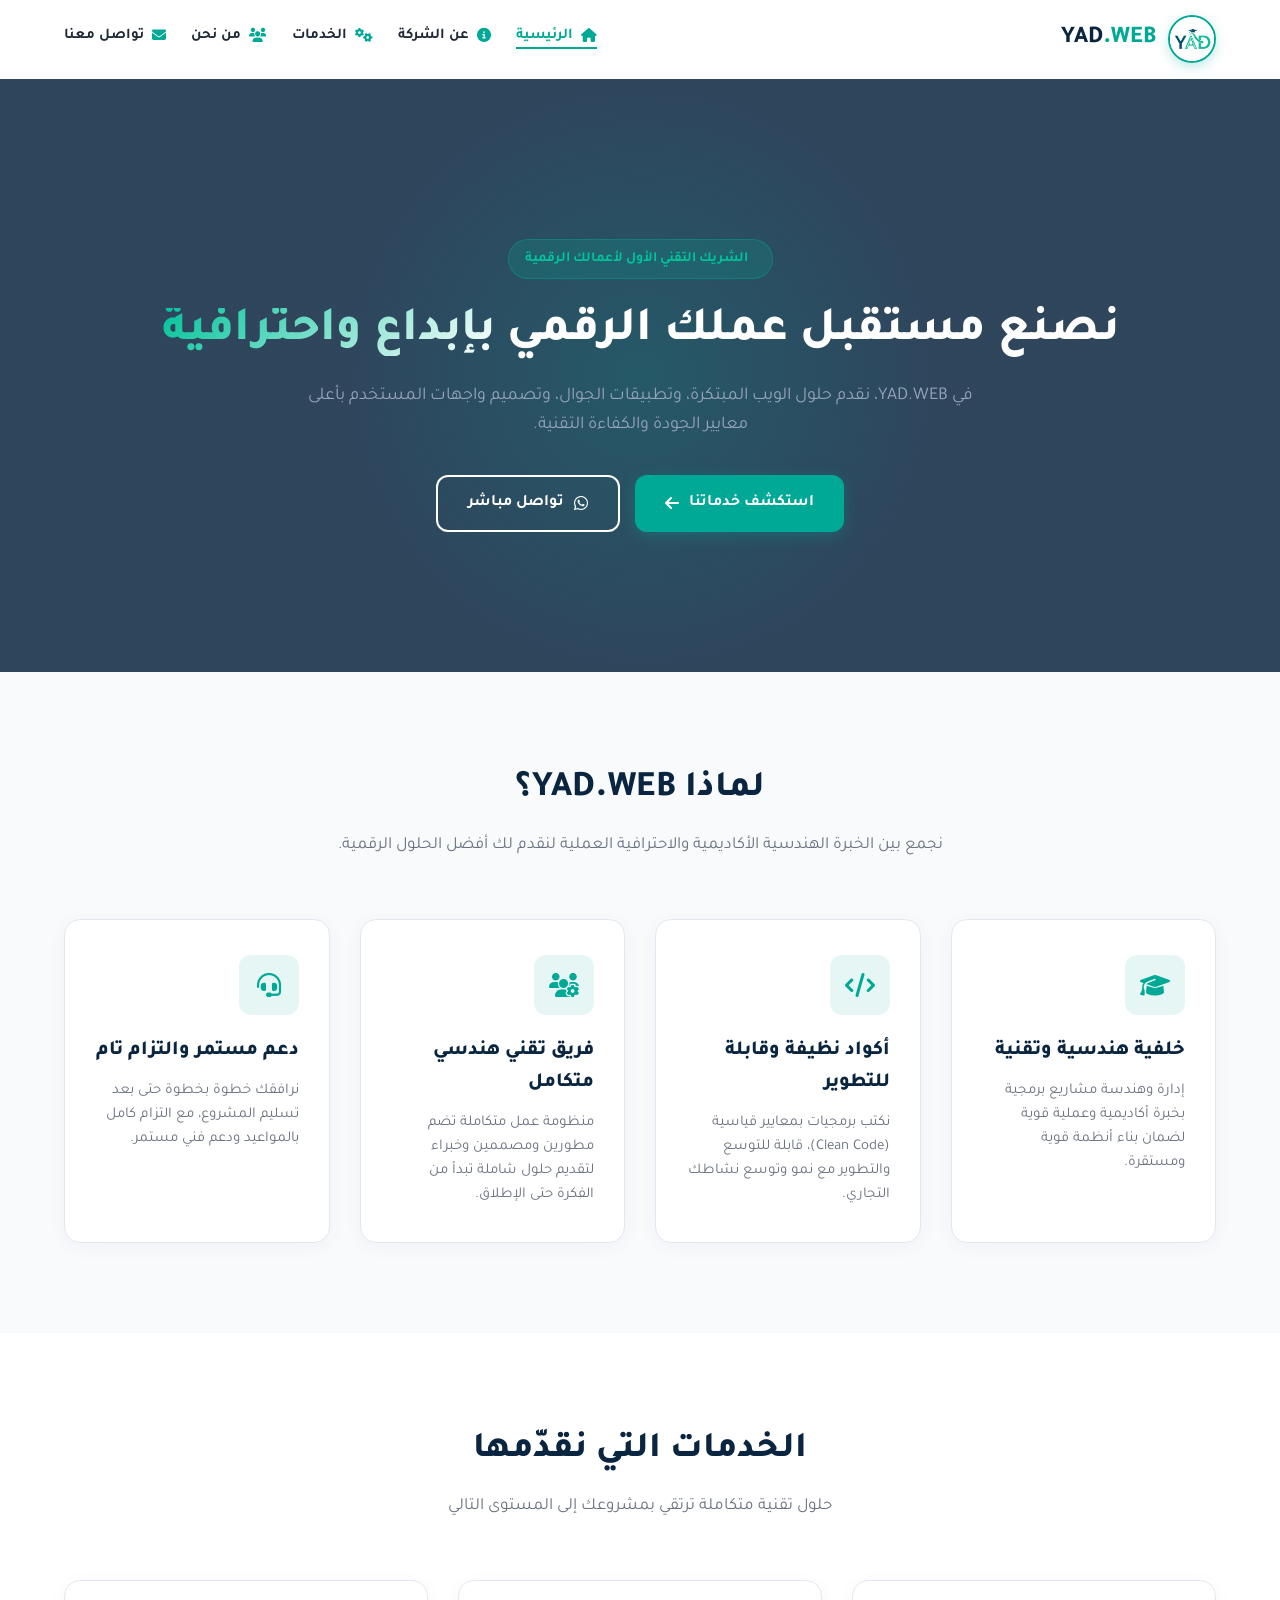
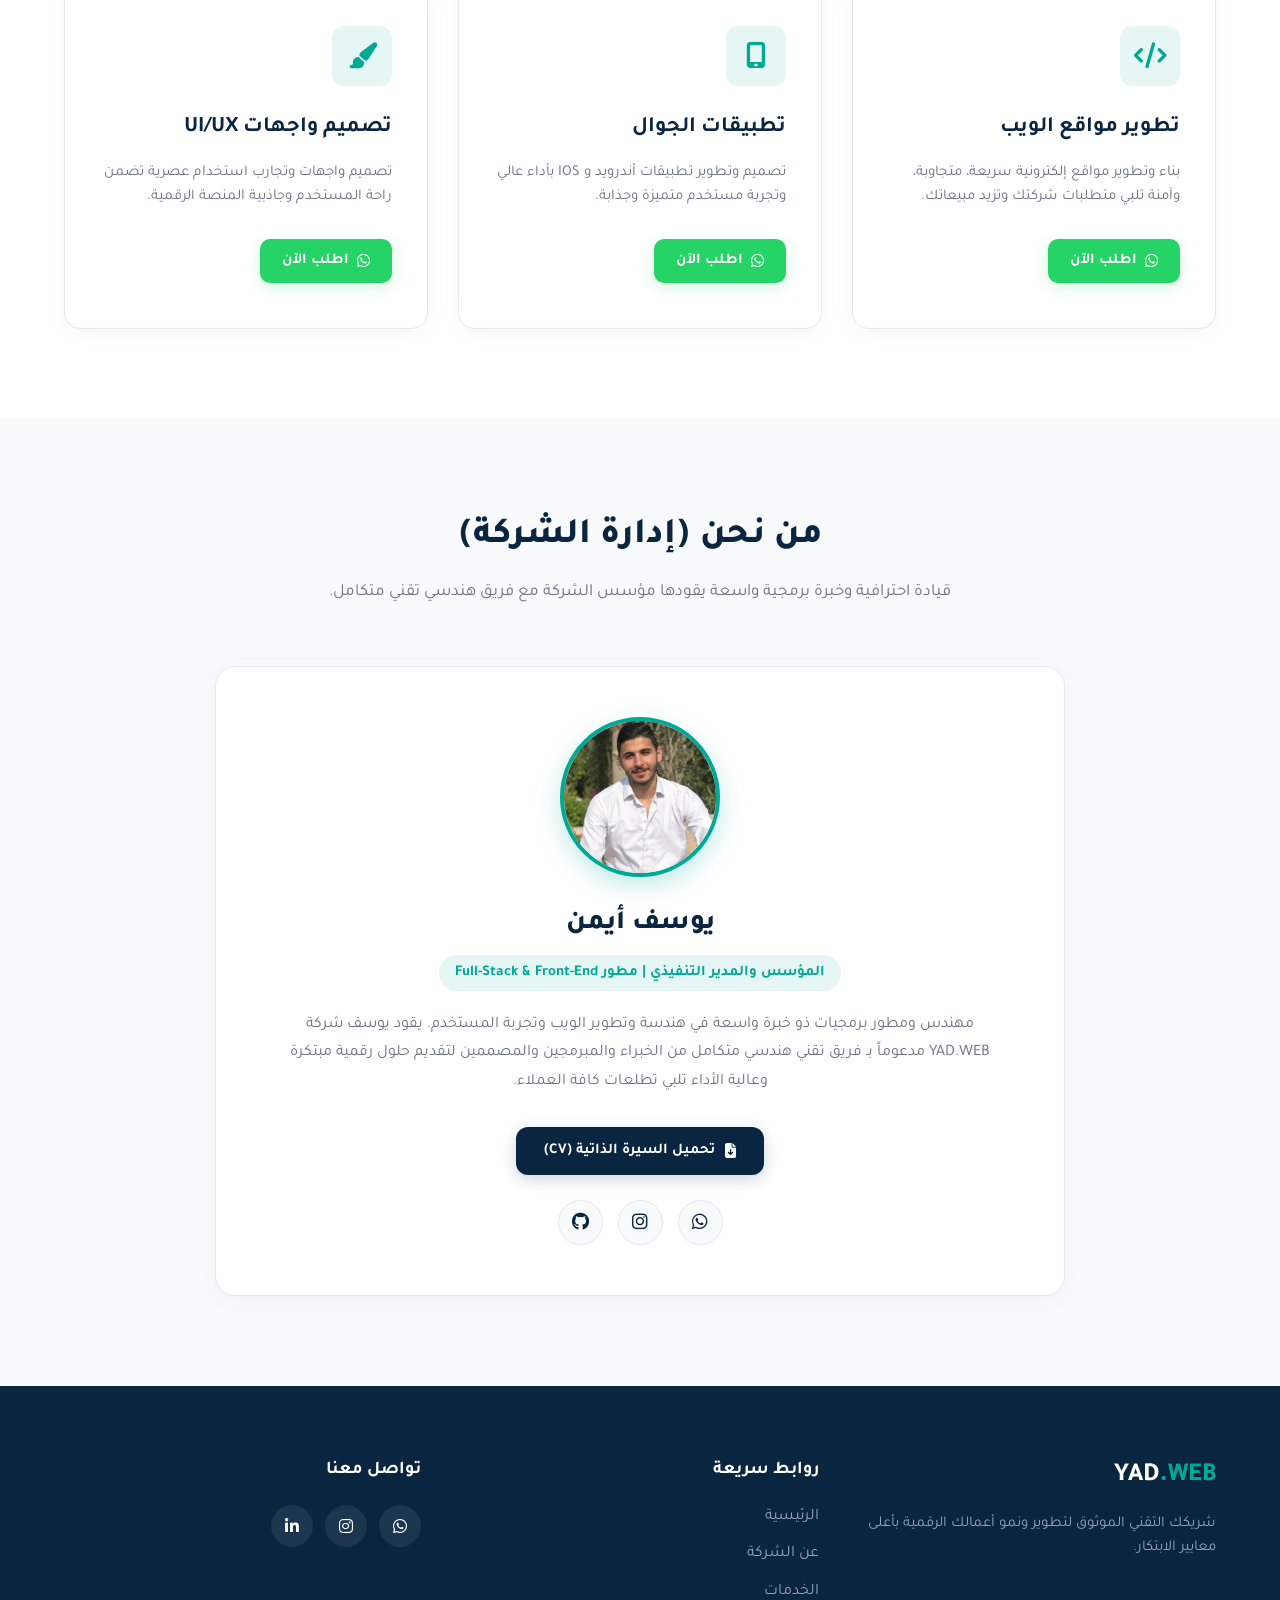
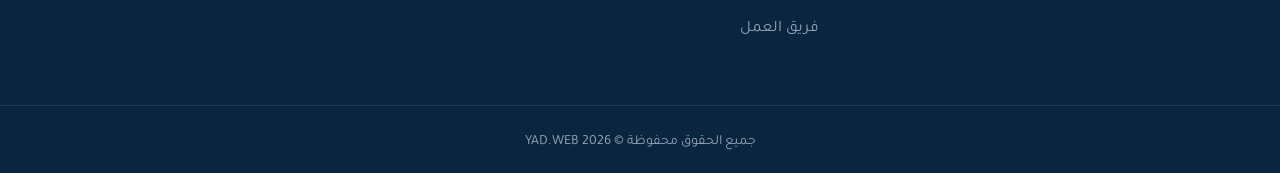
<file: index.html>
<!DOCTYPE html>
<html lang="ar" dir="rtl">
<head>
    <meta charset="UTF-8">
    <meta name="viewport" content="width=device-width, initial-scale=1.0">
    <title>YAD.WEB </title>
    <!-- استدعاء خط Tajawal العصري من Google Fonts -->
    <link rel="preconnect" href="https://fonts.googleapis.com">
    <link rel="preconnect" href="https://fonts.gstatic.com" crossorigin>
    <link href="https://fonts.googleapis.com/css2?family=Tajawal:wght@400;500;700;800;900&display=swap" rel="stylesheet">
    <!-- FontAwesome للأيقونات -->
    <link rel="stylesheet" href="https://cdnjs.cloudflare.com/ajax/libs/font-awesome/6.4.0/css/all.min.css">
    <!-- مكتبة AOS للأنيميشن والظهور -->
    <link rel="stylesheet" href="https://unpkg.com/aos@next/dist/aos.css" />
    <link rel="stylesheet" href="css/style.css">
</head>
<body>

    <!-- الهيدر الذكي والثابت -->
    <header class="site-header" id="siteHeader">
        <div class="container nav-container">
            <a href="#hero" class="brand-logo">
                <img src="images/الشعار.png" alt="شعار YAD.WEB" class="logo-img">
                <span class="logo-text">YAD<span>.WEB</span></span>
            </a>
            
            <!-- زر القائمة للموبايل -->
            <button class="menu-toggle" id="menuToggle" aria-label="فتح القائمة">
                <i class="fas fa-bars"></i>
            </button>

            <!-- القائمة الرئيسية -->
            <ul class="main-nav" id="mainNav">
                <li><a href="#hero" class="nav-link active"><i class="fas fa-home"></i> <span>الرئيسية</span></a></li>
                <li><a href="#about" class="nav-link"><i class="fas fa-info-circle"></i> <span>عن الشركة</span></a></li>
                <li><a href="#services" class="nav-link"><i class="fas fa-cogs"></i> <span>الخدمات</span></a></li>
                <li><a href="#team" class="nav-link"><i class="fas fa-users"></i> <span>من نحن</span></a></li>
                <li><a href="#contact" class="nav-link"><i class="fas fa-envelope"></i> <span>تواصل معنا</span></a></li>
            </ul>
        </div>
    </header>

    <!-- 1. قسم الهيرو -->
    <section id="hero" class="hero-section">
        <div class="container hero-content">
            <div class="hero-badge" data-aos="fade-down" data-aos-duration="800">
                <i class="fas fa-sparkles"></i> الشريك التقني الأول لأعمالك الرقمية
            </div>
            <h1 data-aos="fade-up" data-aos-duration="1000" data-aos-delay="200">
                نصنع مستقبل عملك الرقمي <span class="gradient-text">بإبداع واحترافية</span>
            </h1>
            <p data-aos="fade-up" data-aos-duration="1000" data-aos-delay="400">
                في YAD.WEB، نقدم حلول الويب المبتكرة، وتطبيقات الجوال، وتصميم واجهات المستخدم بأعلى معايير الجودة والكفاءة التقنية.
            </p>
            <div class="hero-buttons" data-aos="fade-up" data-aos-duration="1000" data-aos-delay="600">
                <a href="#services" class="btn-main">استكشف خدماتنا <i class="fas fa-arrow-left"></i></a>
                <a href="https://wa.me/972569040508?text=مرحباً%20YAD.WEB،%20أود%20التواصل%20لاستفسار%20عن%20الخدمات." target="_blank" class="btn-outline"><i class="fab fa-whatsapp"></i> تواصل مباشر</a>
            </div>
        </div>
        <div class="hero-glow"></div>
    </section>

    <!-- 2. قسم عن الشركة (لماذا YAD.WEB؟) -->
    <section id="about" class="about-section">
        <div class="container">
            <div class="section-header" data-aos="fade-up">
                <h2 class="section-title">لماذا YAD.WEB؟</h2>
                <p class="section-subtitle">نجمع بين الخبرة الهندسية الأكاديمية والاحترافية العملية لنقدم لك أفضل الحلول الرقمية.</p>
            </div>
            
            <div class="why-us-grid">
                <!-- ميزة 1 -->
                <div class="why-card" data-aos="fade-up" data-aos-delay="100">
                    <div class="why-icon"><i class="fas fa-graduation-cap"></i></div>
                    <h3>خلفية هندسية وتقنية</h3>
                    <p>إدارة وهندسة مشاريع برمجية بخبرة أكاديمية وعملية قوية لضمان بناء أنظمة قوية ومستقرة.</p>
                </div>

                <!-- ميزة 2 -->
                <div class="why-card" data-aos="fade-up" data-aos-delay="200">
                    <div class="why-icon"><i class="fas fa-code"></i></div>
                    <h3>أكواد نظيفة وقابلة للتطوير</h3>
                    <p>نكتب برمجيات بمعايير قياسية (Clean Code)، قابلة للتوسع والتطوير مع نمو وتوسع نشاطك التجاري.</p>
                </div>

                <!-- ميزة 3 -->
                <div class="why-card" data-aos="fade-up" data-aos-delay="300">
                    <div class="why-icon"><i class="fas fa-users-cog"></i></div>
                    <h3>فريق تقني هندسي متكامل</h3>
                    <p>منظومة عمل متكاملة تضم مطورين ومصممين وخبراء لتقديم حلول شاملة تبدأ من الفكرة حتى الإطلاق.</p>
                </div>

                <!-- ميزة 4 -->
                <div class="why-card" data-aos="fade-up" data-aos-delay="400">
                    <div class="why-icon"><i class="fas fa-headset"></i></div>
                    <h3>دعم مستمر والتزام تام</h3>
                    <p>نرافقك خطوة بخطوة حتى بعد تسليم المشروع، مع التزام كامل بالمواعيد ودعم فني مستمر.</p>
                </div>
            </div>
        </div>
    </section>

    <!-- 3. قسم الخدمات -->
    <section id="services" class="services-section">
        <div class="container">
            <div class="section-header" data-aos="fade-up">
                <h2 class="section-title">الخدمات التي نقدّمها</h2>
                <p class="section-subtitle">حلول تقنية متكاملة ترتقي بمشروعك إلى المستوى التالي</p>
            </div>
            <div class="services-grid">
                
                <!-- خدمة 1 -->
                <div class="service-card" data-aos="fade-up" data-aos-delay="100">
                    <div class="service-icon"><i class="fas fa-code"></i></div>
                    <h3>تطوير مواقع الويب</h3>
                    <p>بناء وتطوير مواقع إلكترونية سريعة، متجاوبة، وآمنة تلبي متطلبات شركتك وتزيد مبيعاتك.</p>
                    <a href="https://wa.me/972569040508?text=مرحباً%20YAD.WEB،%20أود%20طلب%20خدمة%20تطوير%20مواقع%20الويب." target="_blank" class="btn-whatsapp-order">
                        <i class="fab fa-whatsapp"></i> اطلب الآن
                    </a>
                </div>

                <!-- خدمة 2 -->
                <div class="service-card" data-aos="fade-up" data-aos-delay="200">
                    <div class="service-icon"><i class="fas fa-mobile-alt"></i></div>
                    <h3>تطبيقات الجوال</h3>
                    <p>تصميم وتطوير تطبيقات أندرويد و IOS بأداء عالي وتجربة مستخدم متميزة وجذابة.</p>
                    <a href="https://wa.me/972569040508?text=مرحباً%20YAD.WEB،%20أود%20طلب%20خدمة%20تطبيقات%20الجوال." target="_blank" class="btn-whatsapp-order">
                        <i class="fab fa-whatsapp"></i> اطلب الآن
                    </a>
                </div>

                <!-- خدمة 3 -->
                <div class="service-card" data-aos="fade-up" data-aos-delay="300">
                    <div class="service-icon"><i class="fas fa-paint-brush"></i></div>
                    <h3>تصميم واجهات UI/UX</h3>
                    <p>تصميم واجهات وتجارب استخدام عصرية تضمن راحة المستخدم وجاذبية المنصة الرقمية.</p>
                    <a href="https://wa.me/972569040508?text=مرحباً%20YAD.WEB،%20أود%20طلب%20خدمة%20تصميم%20واجهات%20UI/UX." target="_blank" class="btn-whatsapp-order">
                        <i class="fab fa-whatsapp"></i> اطلب الآن
                    </a>
                </div>

            </div>
        </div>
    </section>

    <!-- 4. قسم من نحن (بطاقة المدير الدائرية الفخمة) -->
    <section id="team" class="team-section">
        <div class="container">
            <div class="section-header" data-aos="fade-up">
                <h2 class="section-title">من نحن (إدارة الشركة)</h2>
                <p class="section-subtitle">قيادة احترافية وخبرة برمجية واسعة يقودها مؤسس الشركة مع فريق هندسي تقني متكامل.</p>
            </div>

            <!-- بطاقة المدير المركزية الدائرية -->
            <div class="single-director-card" data-aos="fade-up" data-aos-duration="1000">
                <div class="director-avatar-box">
                    <img src="images/يوسف أيمن.jpg" alt="يوسف أيمان - المدير التنفيذي">
                </div>
                <div class="director-content">
                    <h3>يوسف أيمن</h3>
                    <span class="role">المؤسس والمدير التنفيذي | مطور Full-Stack & Front-End</span>
                    <p class="director-bio">
مهندس ومطور برمجيات ذو خبرة واسعة في هندسة وتطوير الويب وتجربة المستخدم. يقود يوسف شركة YAD.WEB مدعوماً بـ فريق تقني هندسي متكامل من الخبراء والمبرمجين والمصممين لتقديم حلول رقمية مبتكرة وعالية الأداء تلبي تطلعات كافة العملاء.                    </p>

                    <!-- زر تحميل السيرة الذاتية -->
                    <div class="cv-download-wrapper">
                        <a href="YOUSIF A. H. DAHLAN 2.pdf" download class="btn-cv-download">
                            <i class="fas fa-file-download"></i> تحميل السيرة الذاتية (CV)
                        </a>
                    </div>

                    <!-- روابط التواصل الاجتماعي الخاصة بيوسف -->
                    <div class="member-social">
                        <a href="https://wa.me/972569040508" target="_blank" aria-label="واتساب"><i class="fab fa-whatsapp"></i></a>
                        <a href="https://instagram.com/yousof.a.d?obrf=MXM3ZDdjYWI0bjFqcQ%3D%3D" target="_blank" aria-label="انستغرام"><i class="fab fa-instagram"></i></a>
                        <a href="https://github.com/yousif-ayman-dev" target="_blank" aria-label="جيت هاب"><i class="fab fa-github"></i></a>
                    </div>
                </div>
            </div>

        </div>
    </section>

    <!-- 5. الفوتر (بدون شعار) -->
    <footer id="contact" class="site-footer">
        <div class="container footer-content">
            <div class="footer-col" data-aos="fade-up" data-aos-delay="100">
                <a href="#" class="logo footer-logo-text">YAD<span>.WEB</span></a>
                <p>شريكك التقني الموثوق لتطوير ونمو أعمالك الرقمية بأعلى معايير الابتكار.</p>
            </div>
            <div class="footer-col" data-aos="fade-up" data-aos-delay="200">
                <h3>روابط سريعة</h3>
                <ul>
                    <li><a href="#hero">الرئيسية</a></li>
                    <li><a href="#about">عن الشركة</a></li>
                    <li><a href="#services">الخدمات</a></li>
                    <li><a href="#team">فريق العمل</a></li>
                </ul>
            </div>
            <div class="footer-col" data-aos="fade-up" data-aos-delay="300">
                <h3>تواصل معنا</h3>
                <div class="social-links">
                    <a href="https://wa.me/972569040508" target="_blank" aria-label="واتساب"><i class="fab fa-whatsapp"></i></a>
                    <a href="https://www.instagram.com/yad.web?rpxt=NzIxaTBubG5pODFy" target="_blank" aria-label="انستغرام"><i class="fab fa-instagram"></i></a>
                    <a href="https://www.linkedin.com/in/yousifayman" target="_blank" aria-label="لينكد إن"><i class="fab fa-linkedin-in"></i></a>
                </div>
            </div>
        </div>
        <div class="footer-bottom">
            <p>جميع الحقوق محفوظة &copy; 2026 YAD.WEB</p>
        </div>
    </footer>

    <!-- زر العودة للأعلى -->
    <button id="scrollTopBtn" class="scroll-top-btn" aria-label="العودة للأعلى">
        <i class="fas fa-arrow-up"></i>
    </button>

    <!-- سكربتات التفاعل والأنيميشن -->
    <script src="https://unpkg.com/aos@next/dist/aos.js"></script>
    <script>
        AOS.init({ once: true, offset: 50 });

        const menuToggle = document.getElementById('menuToggle');
        const mainNav = document.getElementById('mainNav');

        menuToggle.addEventListener('click', () => {
            mainNav.classList.toggle('active');
            const icon = menuToggle.querySelector('i');
            if (mainNav.classList.contains('active')) {
                icon.classList.replace('fa-bars', 'fa-times');
            } else {
                icon.classList.replace('fa-times', 'fa-bars');
            }
        });

        const scrollTopBtn = document.getElementById('scrollTopBtn');
        const siteHeader = document.getElementById('siteHeader');
        const sections = document.querySelectorAll('section, footer');
        const navLinks = document.querySelectorAll('.nav-link');

        window.addEventListener('scroll', () => {
            let current = '';
            const scrollPos = window.pageYOffset + 250;
            
            sections.forEach(section => {
                const sectionTop = section.offsetTop;
                const sectionHeight = section.offsetHeight;
                
                if (scrollPos >= sectionTop && scrollPos < (sectionTop + sectionHeight)) {
                    current = section.getAttribute('id');
                }
            });

            if ((window.innerHeight + window.scrollY) >= document.body.offsetHeight - 50) {
                current = 'contact';
            }

            navLinks.forEach(link => {
                link.classList.remove('active');
                if (current && link.getAttribute('href') === `#${current}`) {
                    link.classList.add('active');
                }
            });

            if (window.scrollY > 400) {
                scrollTopBtn.classList.add('show');
                siteHeader.classList.add('scrolled');
            } else {
                scrollTopBtn.classList.remove('show');
                siteHeader.classList.remove('scrolled');
            }
        });

        scrollTopBtn.addEventListener('click', () => {
            window.scrollTo({
                top: 0,
                behavior: 'smooth'
            });
        });
    </script>
</body>
</html>
</file>
<file: css/style.css>
/* ==========================================
   هوية YAD.WEB البصرية والمتغيرات المشتركة
   ================================---------- */
:root {
    --navy-blue: #0A2540;     /* الكحلي الغامق من الشعار */
    --teal-color: #00A896;    /* التيركويز من الشعار */
    --teal-light: #02C39A;    /* تيركويز فاتح للتفاعل */
    --text-main: #1F2937;
    --text-muted: #6B7280;
    --bg-light: #F8FAFC;
    --bg-white: #FFFFFF;
    --border-color: #E2E8F0;
    --shadow-sm: 0 4px 20px rgba(10, 37, 64, 0.04);
    --shadow-scrolled: 0 10px 30px rgba(10, 37, 64, 0.08);
    --shadow-hover: 0 10px 30px rgba(0, 168, 150, 0.15);
    --transition: all 0.4s cubic-bezier(0.16, 1, 0.3, 1);
}

* {
    margin: 0;
    padding: 0;
    box-sizing: border-box;
    font-family: 'Tajawal', Tahoma, sans-serif;
    scroll-behavior: smooth;
}

body {
    color: var(--text-main);
    background-color: var(--bg-white);
    line-height: 1.6;
    overflow-x: hidden;
}

.container {
    width: 90%;
    max-width: 1200px;
    margin: 0 auto;
}

section {
    padding: 90px 0;
}

.section-header {
    text-align: center;
    margin-bottom: 60px;
}

.section-title {
    font-size: 36px;
    font-weight: 800;
    color: var(--navy-blue);
    margin-bottom: 12px;
}

.section-subtitle {
    color: var(--text-muted);
    font-size: 17px;
    max-width: 700px;
    margin: 0 auto;
}

/* ==========================================
   الهيدر الذكي وشعار الشركة الدائري
   ================================---------- */
.site-header {
    background: rgba(255, 255, 255, 0.9);
    backdrop-filter: blur(12px);
    -webkit-backdrop-filter: blur(12px);
    position: sticky;
    top: 0;
    z-index: 1000;
    padding: 15px 0;
    border-bottom: 1px solid transparent;
    transition: var(--transition);
}

.site-header.scrolled {
    padding: 10px 0;
    background: rgba(255, 255, 255, 0.95);
    box-shadow: var(--shadow-scrolled);
    border-bottom: 1px solid var(--border-color);
}

.nav-container {
    display: flex;
    justify-content: space-between;
    align-items: center;
}

.brand-logo {
    display: flex;
    align-items: center;
    gap: 12px;
    text-decoration: none;
    transition: transform 0.3s ease;
}

.brand-logo:hover {
    transform: scale(1.03);
}

.logo-img {
    width: 48px;
    height: 48px;
    object-fit: cover;
    border-radius: 50%;
    border: 2px solid var(--teal-color);
    box-shadow: 0 4px 12px rgba(0, 168, 150, 0.25);
    aspect-ratio: 1 / 1;
}

.logo-text {
    font-size: 24px;
    font-weight: 800;
    color: var(--navy-blue);
}

.logo-text span {
    color: var(--teal-color);
}

.main-nav {
    display: flex;
    list-style: none;
    gap: 25px;
    align-items: center;
}

.main-nav a {
    text-decoration: none;
    color: var(--text-main);
    font-weight: 700;
    font-size: 15px;
    position: relative;
    transition: var(--transition);
    display: inline-flex;
    align-items: center;
    gap: 8px;
    line-height: 1;
}

.main-nav a i {
    font-size: 14px;
    color: var(--teal-color);
    transition: var(--transition);
    display: inline-flex;
    align-items: center;
    justify-content: center;
}

.main-nav a::after {
    content: '';
    position: absolute;
    width: 0;
    height: 2px;
    bottom: -6px;
    right: 0;
    background-color: var(--teal-color);
    transition: width 0.3s ease;
}

.main-nav a:hover, 
.main-nav a.active {
    color: var(--teal-color);
}

.main-nav a:hover::after,
.main-nav a.active::after {
    width: 100%;
}

.menu-toggle {
    display: none;
    background: none;
    border: none;
    font-size: 24px;
    cursor: pointer;
    color: var(--navy-blue);
}

/* ==========================================
   قسم الهيرو
   ================================---------- */
.hero-section {
    position: relative;
    background: linear-gradient(rgba(10, 37, 64, 0.85), rgba(10, 37, 64, 0.85)), 
                url('https://images.unsplash.com/photo-1526374965328-7f61d4dc18c5?auto=format&fit=crop&q=80&w=1600') no-repeat center center/cover;
    padding: 160px 0 140px;
    text-align: center;
    overflow: hidden;
    color: var(--bg-white);
}

.hero-glow {
    position: absolute;
    top: 50%;
    left: 50%;
    transform: translate(-50%, -50%);
    width: 600px;
    height: 600px;
    background: radial-gradient(circle, rgba(0,168,150,0.2) 0%, rgba(10,37,64,0) 70%);
    z-index: 1;
    pointer-events: none;
    animation: pulseGlow 6s infinite alternate;
}

@keyframes pulseGlow {
    0% { transform: translate(-50%, -50%) scale(0.9); }
    100% { transform: translate(-50%, -50%) scale(1.1); }
}

.hero-content {
    position: relative;
    z-index: 2;
}

.hero-badge {
    display: inline-flex;
    align-items: center;
    gap: 8px;
    background: rgba(0, 168, 150, 0.2);
    color: var(--teal-light);
    padding: 8px 16px;
    border-radius: 50px;
    font-size: 14px;
    font-weight: 700;
    margin-bottom: 25px;
    border: 1px solid rgba(0, 168, 150, 0.4);
}

.hero-content h1 {
    font-size: 48px;
    margin-bottom: 20px;
    color: var(--bg-white);
    font-weight: 800;
    line-height: 1.2;
}

.gradient-text {
    background: linear-gradient(135deg, var(--teal-light), #ffffff);
    -webkit-background-clip: text;
    -webkit-text-fill-color: transparent;
}

.hero-content p {
    font-size: 18px;
    color: #94A3B8;
    max-width: 680px;
    margin: 0 auto 35px;
}

.hero-buttons {
    display: flex;
    justify-content: center;
    gap: 15px;
}

.btn-main {
    background-color: var(--teal-color);
    color: var(--bg-white);
    padding: 14px 30px;
    border-radius: 12px;
    text-decoration: none;
    font-weight: 700;
    transition: var(--transition);
    display: inline-flex;
    align-items: center;
    gap: 10px;
    box-shadow: 0 4px 15px rgba(0, 168, 150, 0.3);
}

.btn-main:hover {
    background-color: var(--teal-light);
    transform: translateY(-3px);
}

.btn-outline {
    border: 2px solid var(--bg-white);
    color: var(--bg-white);
    padding: 14px 30px;
    border-radius: 12px;
    text-decoration: none;
    font-weight: 700;
    transition: var(--transition);
    display: inline-flex;
    align-items: center;
    gap: 10px;
}

.btn-outline:hover {
    background-color: var(--bg-white);
    color: var(--navy-blue);
    transform: translateY(-3px);
}

/* ==========================================
   قسم عن الشركة (لماذا YAD.WEB؟)
   ================================---------- */
.about-section {
    background-color: var(--bg-light);
}

.why-us-grid {
    display: grid;
    grid-template-columns: repeat(auto-fit, minmax(260px, 1fr));
    gap: 30px;
}

.why-card {
    background: var(--bg-white);
    border: 1px solid var(--border-color);
    padding: 35px 30px;
    border-radius: 16px;
    box-shadow: var(--shadow-sm);
    transition: var(--transition);
    text-align: right;
}

.why-card:hover {
    transform: translateY(-8px);
    box-shadow: var(--shadow-hover);
    border-color: var(--teal-color);
}

.why-icon {
    width: 60px;
    height: 60px;
    background: rgba(0, 168, 150, 0.1);
    color: var(--teal-color);
    border-radius: 12px;
    display: flex;
    align-items: center;
    justify-content: center;
    font-size: 24px;
    margin-bottom: 20px;
    transition: var(--transition);
}

.why-card:hover .why-icon {
    background-color: var(--teal-color);
    color: var(--bg-white);
}

.why-card h3 {
    font-size: 20px;
    color: var(--navy-blue);
    margin-bottom: 12px;
    font-weight: 800;
}

.why-card p {
    color: var(--text-muted);
    font-size: 15px;
    line-height: 1.6;
}

/* ==========================================
   قسم الخدمات
   ================================---------- */
.services-grid {
    display: grid;
    grid-template-columns: repeat(auto-fit, minmax(320px, 1fr));
    gap: 30px;
}

.service-card {
    background: var(--bg-white);
    padding: 45px 35px;
    border-radius: 16px;
    box-shadow: var(--shadow-sm);
    transition: var(--transition);
    border: 1px solid var(--border-color);
    position: relative;
    overflow: hidden;
}

.service-card:hover {
    transform: translateY(-8px);
    box-shadow: var(--shadow-hover);
    border-color: var(--teal-color);
}

.service-icon {
    width: 60px;
    height: 60px;
    background: rgba(0, 168, 150, 0.1);
    color: var(--teal-color);
    border-radius: 12px;
    display: flex;
    align-items: center;
    justify-content: center;
    font-size: 26px;
    margin-bottom: 25px;
    transition: var(--transition);
}

.service-card:hover .service-icon {
    background-color: var(--teal-color);
    color: var(--bg-white);
}

.service-card h3 {
    font-size: 22px;
    color: var(--navy-blue);
    margin-bottom: 15px;
}

.service-card p {
    color: var(--text-muted);
    margin-bottom: 30px;
    font-size: 15px;
}

.btn-whatsapp-order {
    background-color: #25D366;
    color: var(--bg-white);
    padding: 10px 22px;
    border-radius: 10px;
    text-decoration: none;
    font-weight: 700;
    font-size: 15px;
    display: inline-flex;
    align-items: center;
    gap: 8px;
    transition: var(--transition);
    box-shadow: 0 4px 15px rgba(37, 211, 102, 0.2);
}

.btn-whatsapp-order:hover {
    background-color: #1EBE57;
    transform: translateY(-2px);
    box-shadow: 0 8px 25px rgba(37, 211, 102, 0.35);
}

/* ==========================================
   قسم من نحن - بطاقة المدير الدائرية الفخمة
   ================================---------- */
.team-section {
    background-color: var(--bg-light);
}

.single-director-card {
    background: var(--bg-white);
    border: 1px solid var(--border-color);
    border-radius: 20px;
    padding: 50px 40px;
    max-width: 850px;
    margin: 0 auto;
    text-align: center;
    box-shadow: var(--shadow-sm);
    transition: var(--transition);
}

.single-director-card:hover {
    box-shadow: var(--shadow-hover);
    border-color: var(--teal-color);
}

.director-avatar-box {
    width: 160px;
    height: 160px;
    margin: 0 auto 25px;
    border-radius: 50%;
    overflow: hidden;
    border: 4px solid var(--teal-color);
    box-shadow: 0 8px 25px rgba(0, 168, 150, 0.25);
    aspect-ratio: 1 / 1;
    display: flex;
    align-items: center;
    justify-content: center;
    background-color: #f1f5f9;
    transition: transform 0.4s ease;
}

.director-avatar-box:hover {
    transform: scale(1.05);
}

.director-avatar-box img {
    width: 100%;
    height: 100%;
    object-fit: cover;
    object-position: center;
    display: block;
}

.director-content h3 {
    font-size: 28px;
    color: var(--navy-blue);
    margin-bottom: 8px;
    font-weight: 800;
}

.director-content .role {
    display: inline-block;
    color: var(--teal-color);
    font-size: 15px;
    font-weight: 700;
    margin-bottom: 20px;
    background: rgba(0, 168, 150, 0.1);
    padding: 6px 16px;
    border-radius: 50px;
}

.director-bio {
    color: var(--text-muted);
    font-size: 16px;
    line-height: 1.8;
    max-width: 700px;
    margin: 0 auto 30px;
}

.cv-download-wrapper {
    margin-bottom: 25px;
}

.btn-cv-download {
    background-color: var(--navy-blue);
    color: var(--bg-white);
    padding: 12px 28px;
    border-radius: 12px;
    text-decoration: none;
    font-weight: 700;
    font-size: 15px;
    display: inline-flex;
    align-items: center;
    gap: 10px;
    transition: var(--transition);
    box-shadow: 0 4px 15px rgba(10, 37, 64, 0.2);
}

.btn-cv-download:hover {
    background-color: var(--teal-color);
    transform: translateY(-3px);
    box-shadow: 0 8px 25px rgba(0, 168, 150, 0.35);
}

.member-social {
    display: flex;
    justify-content: center;
    gap: 15px;
}

.member-social a {
    background: var(--bg-light);
    color: var(--navy-blue);
    width: 45px;
    height: 45px;
    border-radius: 50%;
    display: flex;
    align-items: center;
    justify-content: center;
    text-decoration: none;
    border: 1px solid var(--border-color);
    font-size: 18px;
    transition: var(--transition);
}

.member-social a:hover {
    background-color: var(--teal-color);
    color: var(--bg-white);
    border-color: var(--teal-color);
    transform: translateY(-4px);
    box-shadow: var(--shadow-hover);
}

/* ==========================================
   الفوتر
   ================================---------- */
.site-footer {
    background-color: var(--navy-blue);
    color: var(--bg-white);
    padding: 70px 0 20px;
}

.footer-content {
    display: grid;
    grid-template-columns: repeat(auto-fit, minmax(260px, 1fr));
    gap: 40px;
    margin-bottom: 50px;
}

.footer-logo-text {
    font-size: 26px;
    font-weight: 800;
    color: var(--bg-white);
    text-decoration: none;
    display: inline-block;
    margin-bottom: 15px;
}

.footer-logo-text span {
    color: var(--teal-color);
}

.footer-col p {
    color: #94A3B8;
    font-size: 15px;
}

.footer-col h3 {
    margin-bottom: 20px;
    font-size: 18px;
    color: var(--bg-white);
}

.footer-col ul {
    list-style: none;
}

.footer-col ul li {
    margin-bottom: 12px;
}

.footer-col ul a {
    color: #94A3B8;
    text-decoration: none;
    transition: var(--transition);
}

.footer-col ul a:hover {
    color: var(--teal-color);
    padding-right: 5px;
}

.social-links {
    display: flex;
    gap: 12px;
}

.social-links a {
    background: rgba(255, 255, 255, 0.08);
    color: var(--bg-white);
    width: 42px;
    height: 42px;
    border-radius: 50%;
    display: flex;
    align-items: center;
    justify-content: center;
    text-decoration: none;
    transition: var(--transition);
}

.social-links a:hover {
    background-color: var(--teal-color);
    transform: translateY(-3px);
}

.footer-bottom {
    text-align: center;
    border-top: 1px solid rgba(255, 255, 255, 0.1);
    padding-top: 25px;
    color: #94A3B8;
    font-size: 14px;
}

/* ==========================================
   زر العودة للأعلى
   ================================---------- */
.scroll-top-btn {
    position: fixed;
    bottom: 30px;
    left: 30px;
    background-color: var(--teal-color);
    color: var(--bg-white);
    width: 45px;
    height: 45px;
    border-radius: 50%;
    border: none;
    cursor: pointer;
    font-size: 18px;
    display: flex;
    align-items: center;
    justify-content: center;
    box-shadow: 0 4px 15px rgba(0, 168, 150, 0.3);
    opacity: 0;
    visibility: hidden;
    transform: translateY(20px);
    transition: var(--transition);
    z-index: 999;
}

.scroll-top-btn.show {
    opacity: 1;
    visibility: visible;
    transform: translateY(0);
}

.scroll-top-btn:hover {
    background-color: var(--navy-blue);
    transform: translateY(-5px);
}

/* ==========================================
   التجاوب مع الشاشات الصغيرة (القائمة المنسدلة للجوال)
   ================================---------- */
@media (max-width: 768px) {
    .menu-toggle {
        display: block;
    }

    .main-nav {
        position: absolute;
        top: 100%;
        left: 0;
        width: 100%;
        background-color: rgba(255, 255, 255, 0.98);
        backdrop-filter: blur(10px);
        flex-direction: column;
        align-items: center;
        gap: 20px;
        padding: 0;
        max-height: 0;
        overflow: hidden;
        box-shadow: var(--shadow-scrolled);
        border-bottom: 1px solid transparent;
        transition: all 0.4s ease-in-out;
    }

    .main-nav.active {
        padding: 30px 0;
        max-height: 400px;
        border-bottom: 1px solid var(--border-color);
    }

    .why-us-grid {
        grid-template-columns: 1fr;
    }

    .hero-content h1 {
        font-size: 32px;
    }

    .hero-content p {
        font-size: 15px;
    }
}
</file>
